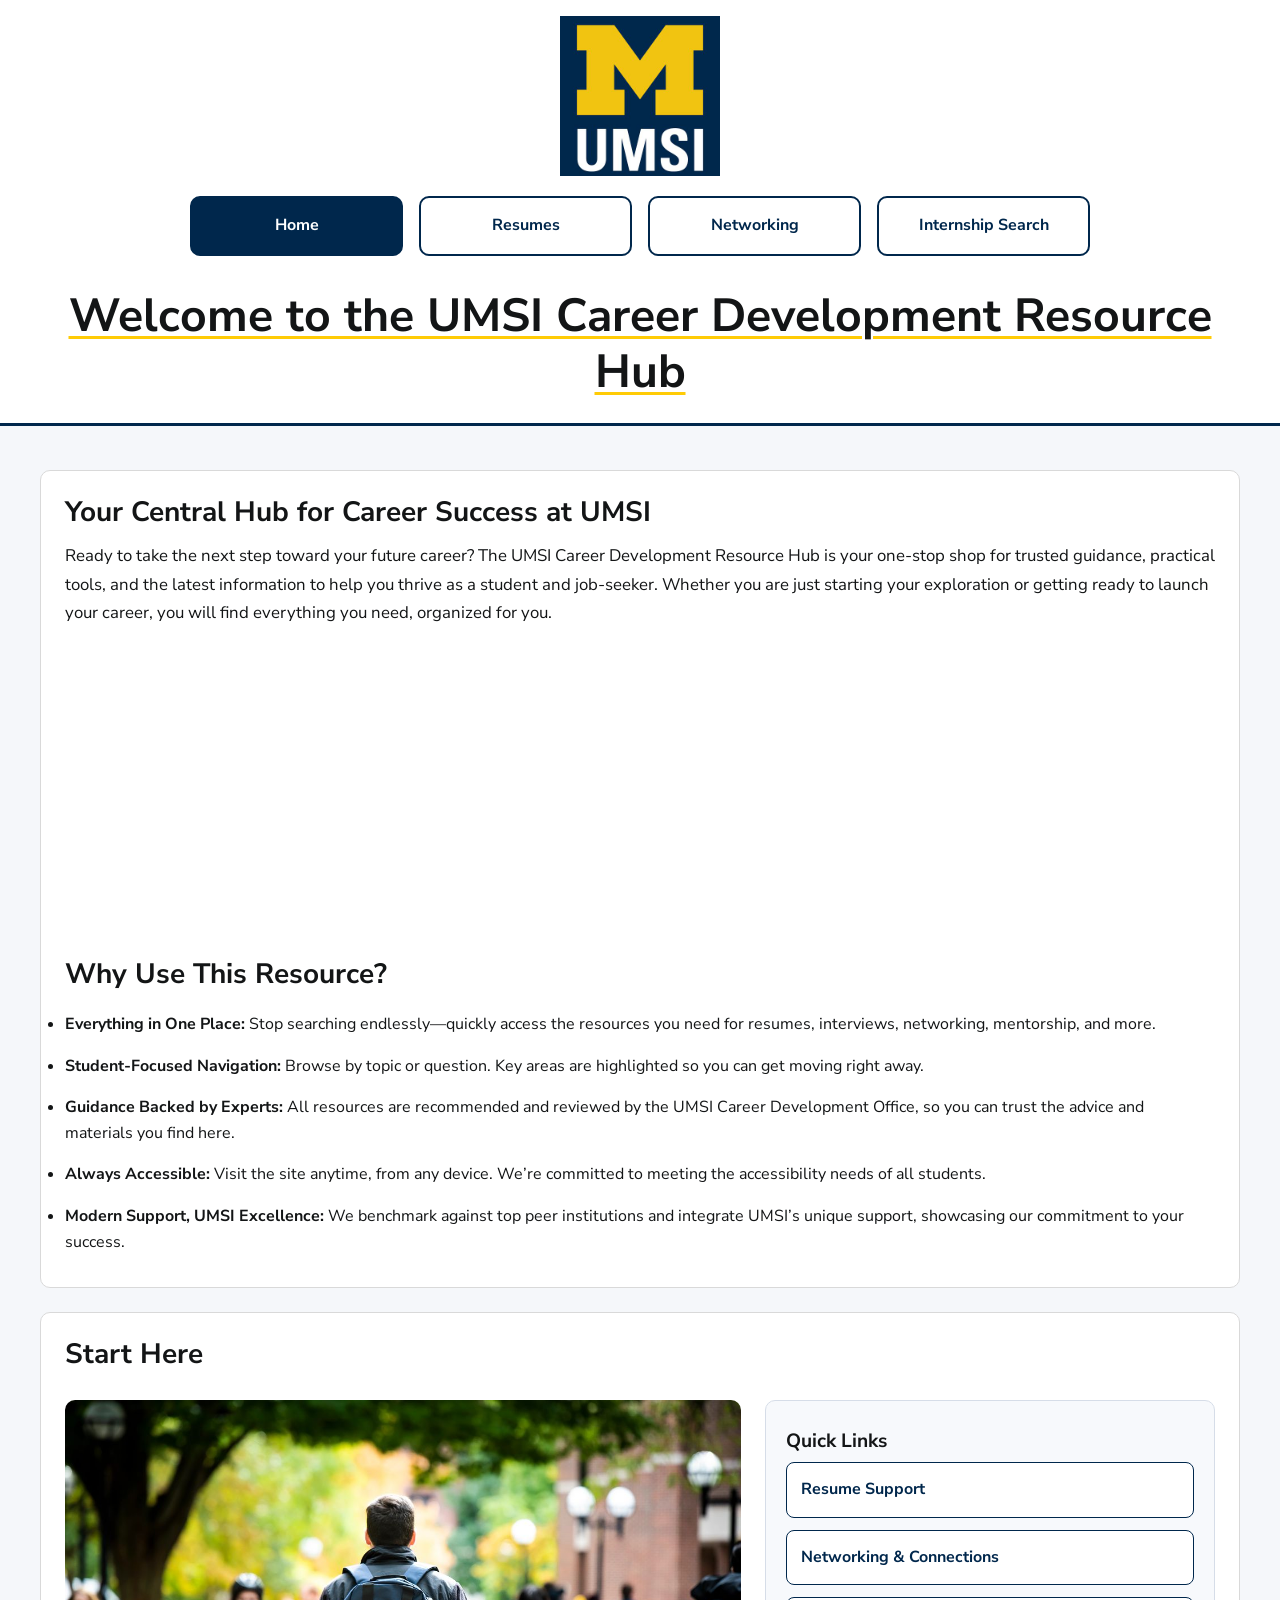
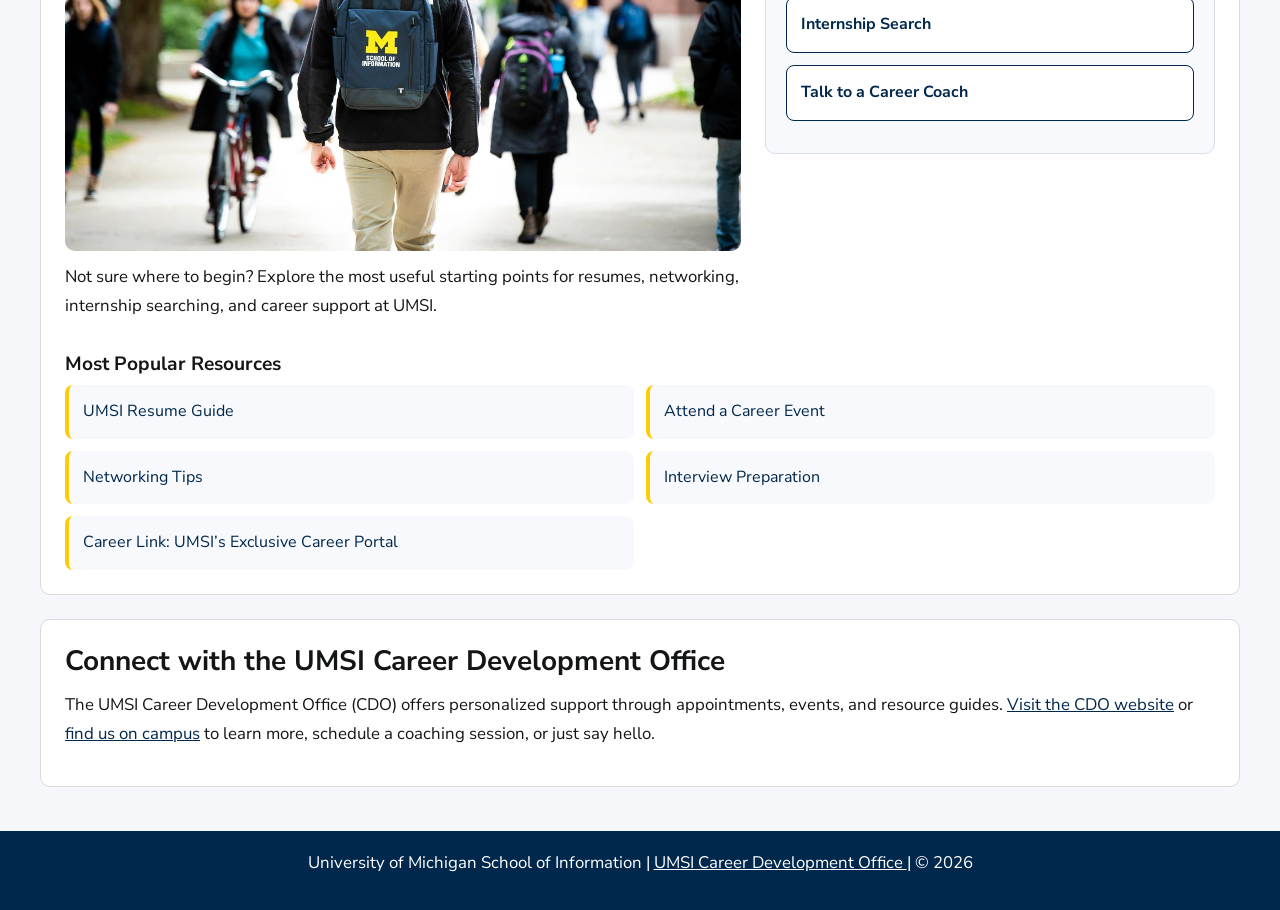
<file: index.html>
<!DOCTYPE html>
<html lang="en">
<head>
    <meta charset="UTF-8">
    <meta name="viewport" content="width=device-width, initial-scale=1.0">
    <link rel="stylesheet" href="css/html5reset.css">
    <link rel="stylesheet" href="css/style.css">
    <!-- Font Nunito Sans imported from Google Fonts -->
    <style>
    @import url('https://fonts.googleapis.com/css2?family=Nunito+Sans:ital,opsz,wght@0,6..12,200..1000;1,6..12,200..1000&display=swap');
    </style>
    <title>MSI Career Development Resource Hub</title>
</head>

<body>

    <header>
       <a href="#main" class="skip-link">Skip to Main Content</a>
        <img src="images/UMSI_signature_vertical_informal_solidblue.jpg" alt="UMSI Logo">
        <nav>
            <ul>
                <li><a href = "index.html" aria-current="page">Home</a></li>
                <li><a href = "resume.html">Resumes</a></li>
                <li><a href = "networking.html">Networking</a></li>
                <li><a href = "internship.html">Internship Search</a></li>
            </ul>
        </nav>
       <h1>Welcome to the UMSI Career Development Resource Hub</h1>

    </header>
    <main id="main">
    <section>
      <h2>Your Central Hub for Career Success at UMSI</h2>
      <p>
        Ready to take the next step toward your future career? The UMSI Career Development Resource Hub is your one-stop shop for trusted guidance, practical tools, and the latest information to help you thrive as a student and job-seeker. Whether you are just starting your exploration or getting ready to launch your career, you will find everything you need, organized for you.
      </p>
      <iframe width="560" height="315" 
      src="https://www.youtube.com/embed/GSjGeDYJ5Nk?si=qhxJPRTIT___x8hG" 
      title="UMSI career development overview video" 
      allow="accelerometer; autoplay; clipboard-write; encrypted-media; gyroscope; picture-in-picture; web-share" 
      referrerpolicy="strict-origin-when-cross-origin" 
      allowfullscreen>
    </iframe>

      <h2>Why Use This Resource?</h2>


      <ul>
        <li><strong>Everything in One Place:</strong> Stop searching endlessly—quickly access the resources you need for resumes, interviews, networking, mentorship, and more.</li>
        <li><strong>Student-Focused Navigation:</strong> Browse by topic or question. Key areas are highlighted so you can get moving right away.</li>
        <li><strong>Guidance Backed by Experts:</strong> All resources are recommended and reviewed by the UMSI Career Development Office, so you can trust the advice and materials you find here.</li>
        <li><strong>Always Accessible:</strong> Visit the site anytime, from any device. We’re committed to meeting the accessibility needs of all students.</li>
        <li><strong>Modern Support, UMSI Excellence:</strong> We benchmark against top peer institutions and integrate UMSI’s unique support, showcasing our commitment to your success.</li>
      </ul>
    </section>
        <section class="start-section">
  <h2>Start Here</h2>

  <div class="start-layout">
    <div class="start-image-block">
      <img src="images/UMSI_CampusFall_UMSIBackpack_02.jpg" alt="A student wears a UMSI backpack in fall on the drag.">
      <p class="start-text">
        Not sure where to begin? Explore the most useful starting points for resumes, networking, internship searching, and career support at UMSI.
      </p>
    </div>

    <div class="quick-links">
      <h3>Quick Links</h3>
      <ul>
        <li><a href="resume.html">Resume Support</a></li>
        <li><a href="networking.html">Networking &amp; Connections</a></li>
        <li><a href="internship.html">Internship Search</a></li>
        <li><a href="https://umich.instructure.com/courses/137916/pages/talk-to-a-career-coach" target="_blank" rel="noopener">Talk to a Career Coach</a></li>
      </ul>
    </div>
  </div>

  <div class="popular-resources">
    <h3>Most Popular Resources</h3>
    <ul>
      <li><a href="https://docs.google.com/document/d/1_1GfDJyVGIgE82MZjVhuWT_aB_2Hcj1NN62FUCXoR_o/edit?tab=t.0" target="_blank" rel="noopener">UMSI Resume Guide</a></li>
      <li><a href="https://umich.instructure.com/courses/137916/pages/attend-an-event" target="_blank" rel="noopener">Attend a Career Event</a></li>
      <li><a href="https://docs.google.com/document/d/18HMt79BU8ovGf9z7_P7No5tuwUS6qHNW5u0sgrepLtE/edit?tab=t.0" target="_blank" rel="noopener">Networking Tips</a></li>
      <li><a href="https://docs.google.com/presentation/d/15n-XqsFEntdbkZz89K-ohf7Or1NnCt5CQNDG-6fh2a0/edit?usp=sharing" target="_blank" rel="noopener">Interview Preparation</a></li>
      <li><a href="https://si-umich.12twenty.com/Login" target="_blank" rel="noopener">Career Link: UMSI’s Exclusive Career Portal</a></li>
    </ul>
  </div>
</section>
    <section>
      <h2>Connect with the UMSI Career Development Office</h2>
      <p>
        The UMSI Career Development Office (CDO) offers personalized support through appointments, events, and resource guides. <a href="https://umich.instructure.com/courses/137916" target="_blank">Visit the CDO website</a> or <a href="https://www.si.umich.edu/about-umsi/getting-umsi" target="_blank">find us on campus</a> to learn more, schedule a coaching session, or just say hello.
      </p>
    </section>

        <!-- Content taken & modified from UMGPT with the prompt, "Write me a webpage of intro content to help meet the following requirements - this is for the home page": and then pasted in the client objectives & project requirements"
        UMGPT. (2025). UMGPT ( GPT-4.1 August 25th version) [Large language model]. -->
    </main>
    <footer>
  <p>
    University of Michigan School of Information |
    <a href="https://umich.instructure.com/courses/137916">
      UMSI Career Development Office
    </a> |
    © <span id="year"></span>
  </p>
</footer>
<script>
  document.getElementById("year").textContent = new Date().getFullYear();
</script>
</body>
</html>
</file>
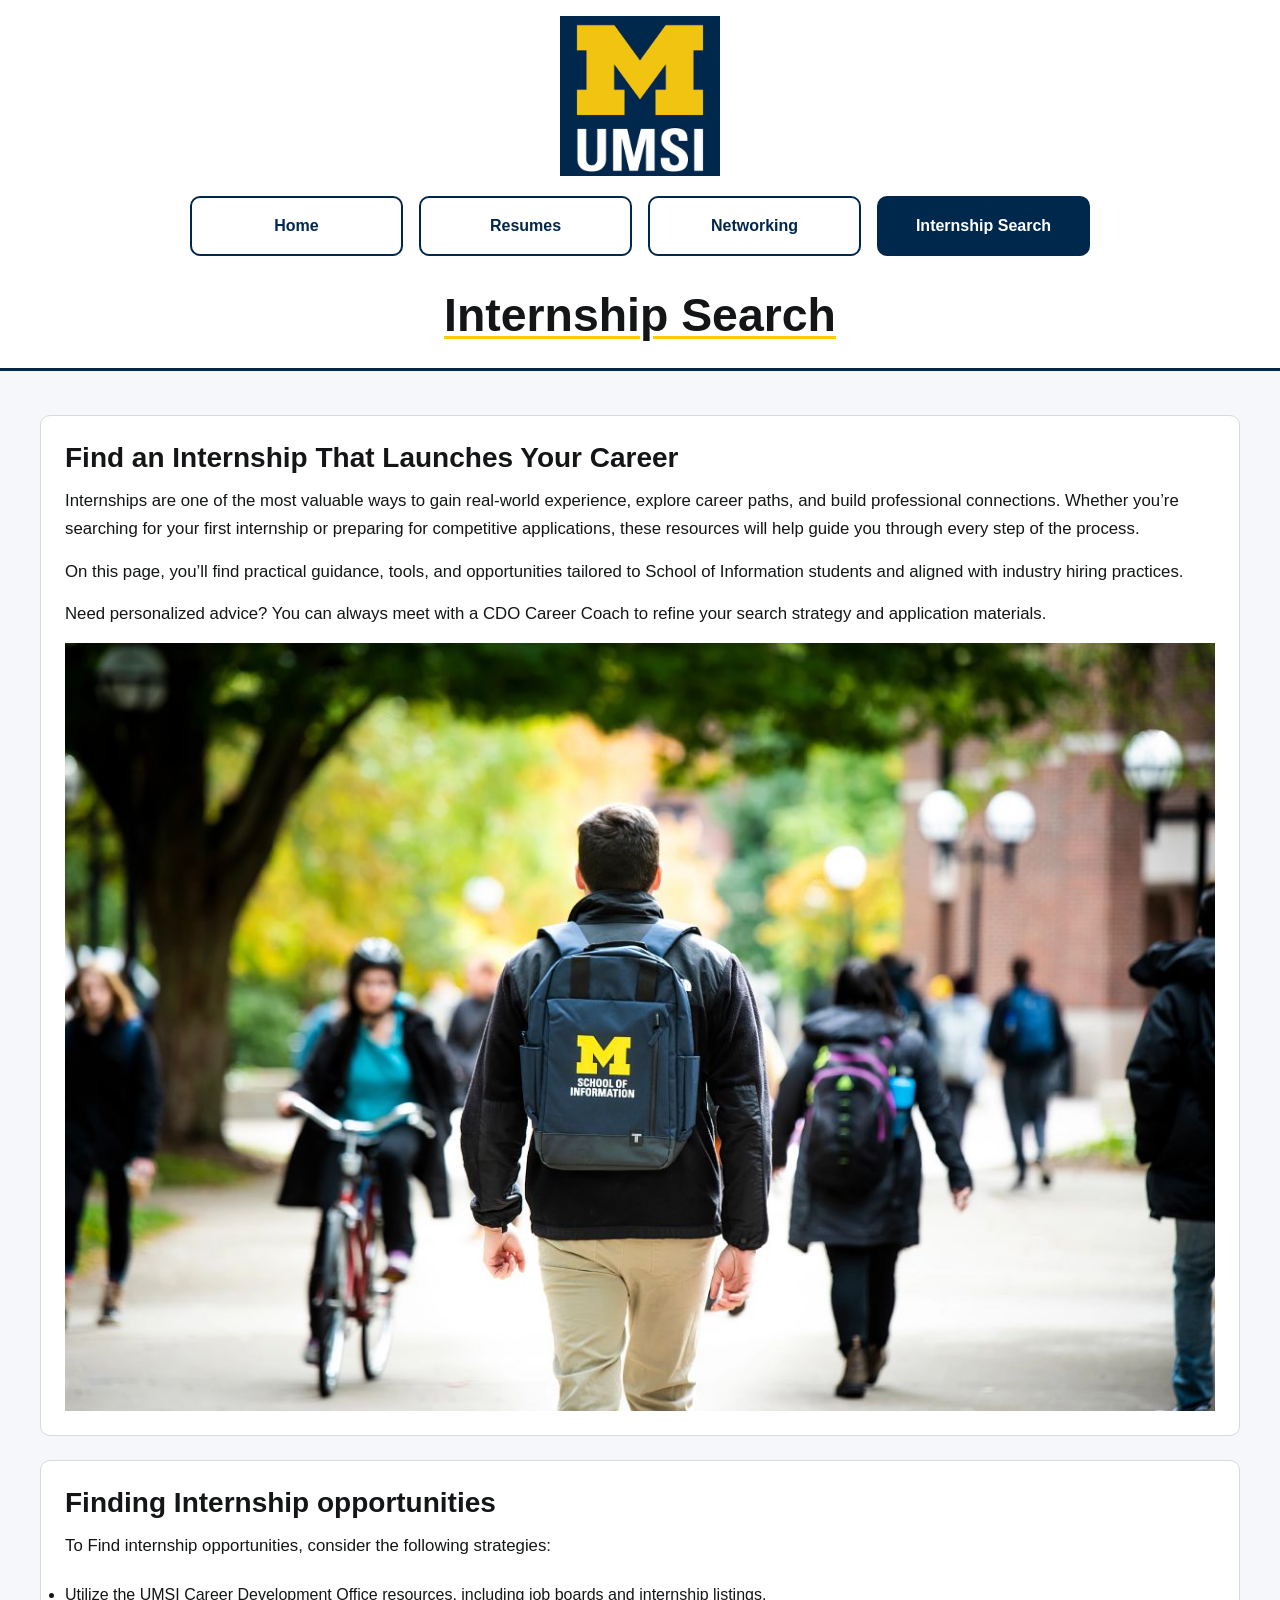
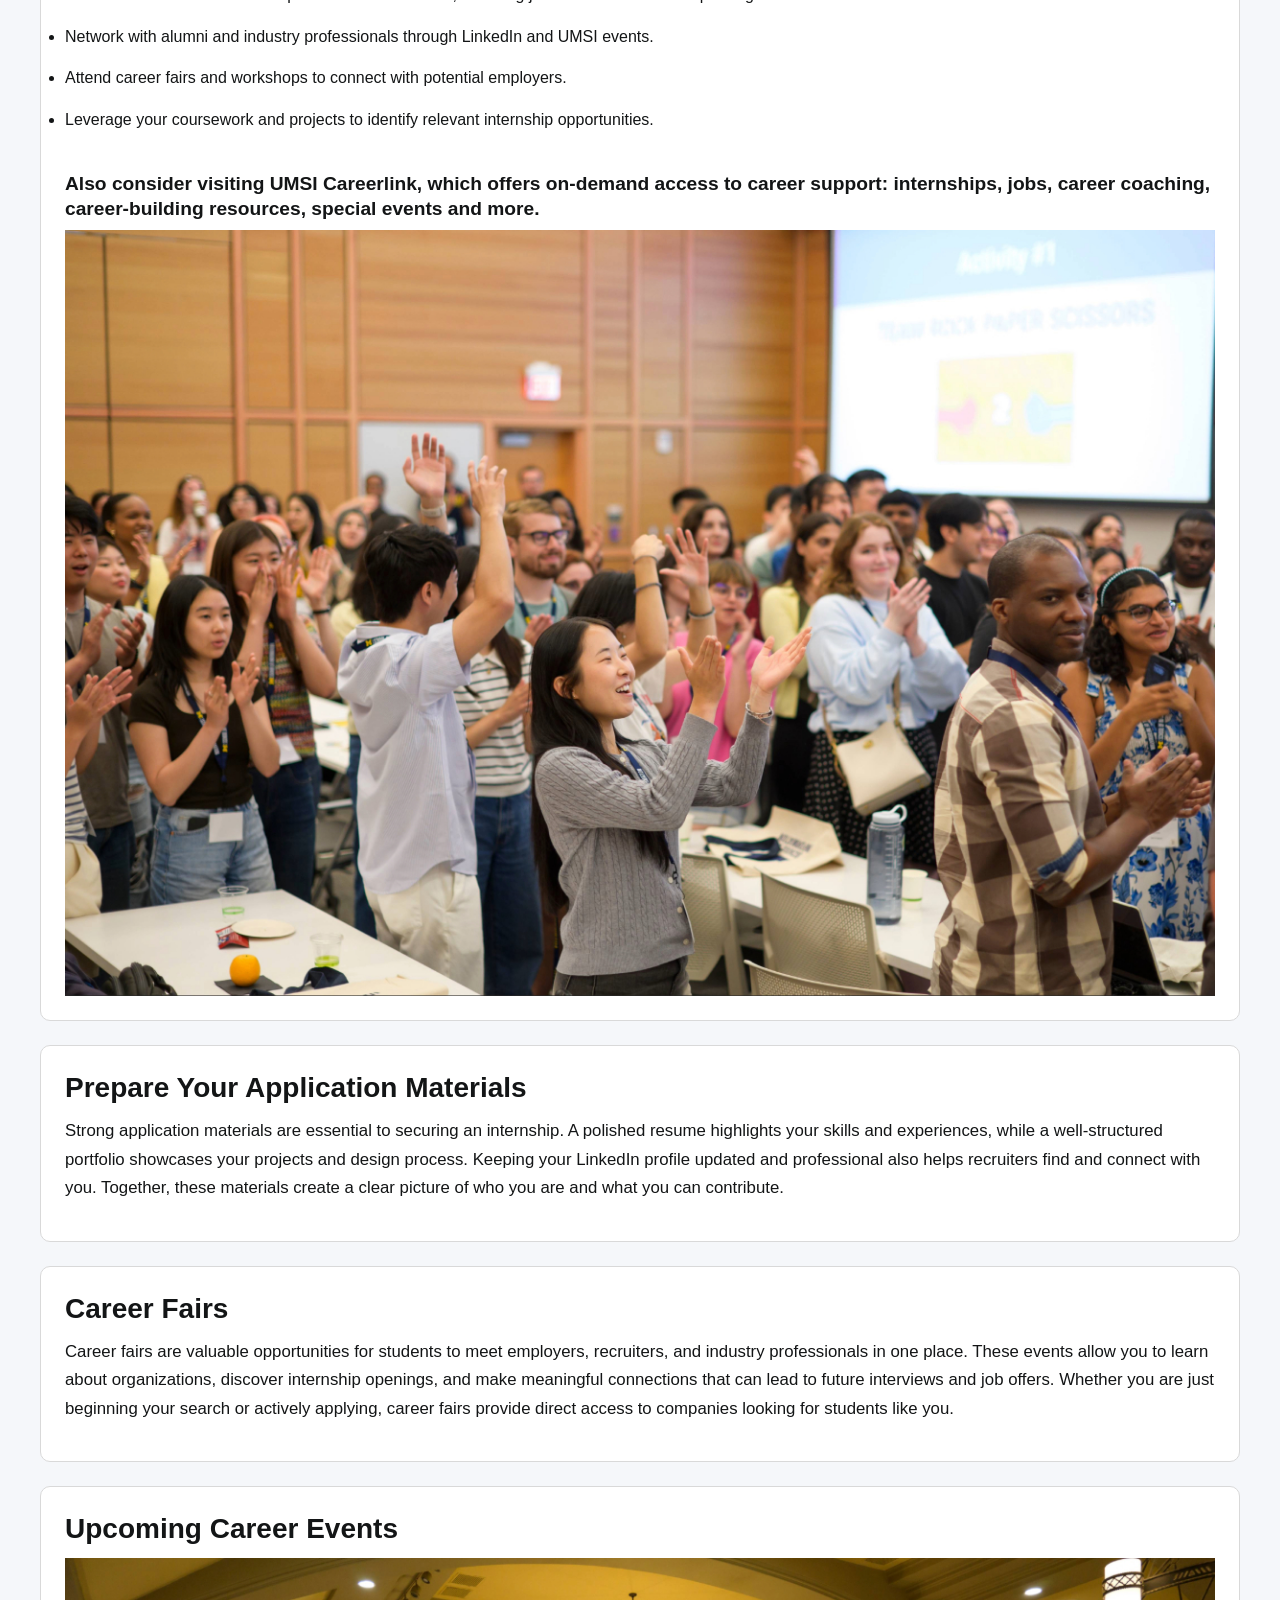
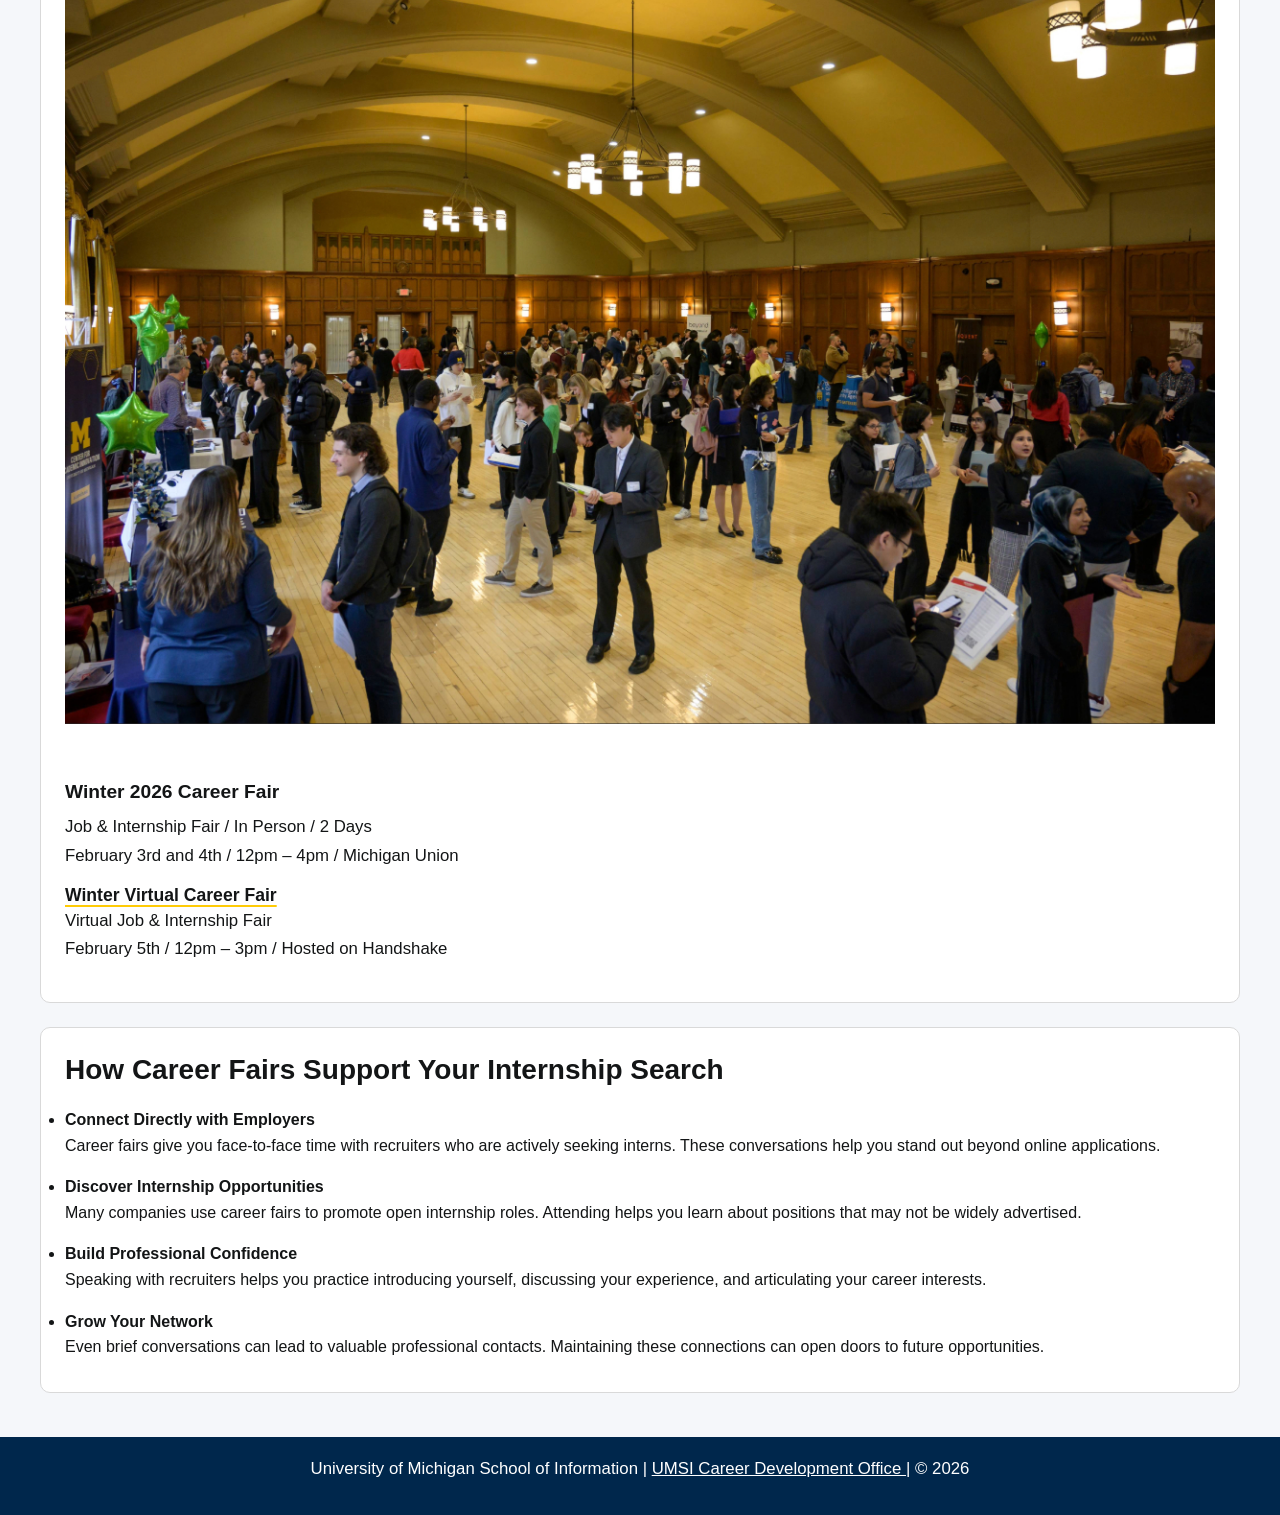
<file: internship.html>
<!DOCTYPE html>
<html lang="en">
<head>
    <meta charset="UTF-8">
    <meta name="viewport" content="width=device-width, initial-scale=1.0">
    <link rel="stylesheet" href="css/html5reset.css">
    <link rel="stylesheet" href="css/style.css">
    <title>MSI Portfolio Support</title>
</head>


<body>
     <header>
    <a href="#main" class="skip-link">Skip to Main Content</a>
        <img src="images/UMSI_signature_vertical_informal_solidblue.jpg" alt="UMSI Logo">
        <nav>
            <ul>
                <li><a href = "index.html">Home</a></li>
                <li><a href = "resume.html">Resumes</a></li>
                <li><a href = "networking.html">Networking</a></li>
                <li><a href = "internship.html" aria-current="page">Internship Search</a></li>
            </ul>
        </nav>


    <h1>Internship Search</h1>
    </header>

    <main id="main">
    <section>
        <h2>Find an Internship That Launches Your Career</h2>
    <p>
        Internships are one of the most valuable ways to gain real-world experience, explore career paths, and build professional connections.
        Whether you’re searching for your first internship or preparing for competitive applications, these resources will help guide you through every step of the process.
    </p>
    <p>
        On this page, you’ll find practical guidance, tools, and opportunities tailored to School of Information students and aligned with industry hiring practices.
    </p>
    <p>
        Need personalized advice? You can always meet with a CDO Career Coach to refine your search strategy and application materials.
    </p>
    <img src="images/UMSI_CampusFall_UMSIBackpack_02.jpg" alt = "Internship Search">
    </section>

    <section>
    <h2> Finding Internship opportunities</h2>
    <p> To Find internship opportunities, consider the following strategies:</p>
    <ul>
        <li>Utilize the UMSI Career Development Office resources, including job boards and internship listings.</li>
        <li>Network with alumni and industry professionals through LinkedIn and UMSI events.</li>
        <li>Attend career fairs and workshops to connect with potential employers.</li>
        <li>Leverage your coursework and projects to identify relevant internship opportunities.</li>
    </ul>
    <!-- Content taken & modified from UMGPT with the prompt, "for the same content write me some intro content and resources for a resume page" - this was after I had asked for content for the home page.
        UMGPT. (2025). UMGPT (GPT-4.1 August 25th version) [Large language model]. -->
<br>
    <h3>
        Also consider visiting UMSI Careerlink, which offers on-demand access to career support: internships, jobs, career coaching, career-building resources, special events and more.
    </h3>



    <img src="images/UMSI_MastersOrientation2.jpg" alt="UMSI Masters Orientation">
    </section>


    <section>
    <h2>Prepare Your Application Materials</h2>
    <p>
         Strong application materials are essential to securing an internship. A polished resume highlights your skills and experiences, while a well-structured portfolio showcases your projects and design process. 
         Keeping your LinkedIn profile updated and professional also helps recruiters find and connect with you. 
         Together, these materials create a clear picture of who you are and what you can contribute.
    </p>
    </section>

    <section>
    <h2>Career Fairs</h2>
    <p>
        Career fairs are valuable opportunities for students to meet employers, recruiters, and industry professionals in one place.
        These events allow you to learn about organizations, discover internship openings, and make meaningful connections that can lead to future interviews and job offers. 
        Whether you are just beginning your search or actively applying, career fairs provide direct access to companies looking for students like you.
    </p>
    </section>

    <section>
    <h2>Upcoming Career Events</h2>
    <div>
        <img src="images/UMSI_CareerFair.jpg" alt="Students speaking with recruiters at a career fair">
    </div>
    <br></br>
        <h3>Winter 2026 Career Fair</h3>
        <p>
            Job & Internship Fair / In Person / 2 Days <br>
            February 3rd and 4th / 12pm – 4pm / Michigan Union
        </p>

        <h4>Winter Virtual Career Fair</h4>
        <p>
            Virtual Job & Internship Fair <br>
            February 5th / 12pm – 3pm / Hosted on Handshake
        </p>
    </div>
</section>

<section>
    <h2>How Career Fairs Support Your Internship Search</h2>
    <ul>
        <li>
            <strong>Connect Directly with Employers</strong><br>
            Career fairs give you face-to-face time with recruiters who are actively seeking interns. These conversations help you stand out beyond online applications.
        </li>
        <li>
            <strong>Discover Internship Opportunities</strong><br>
            Many companies use career fairs to promote open internship roles. Attending helps you learn about positions that may not be widely advertised.
        </li>
        <li>
            <strong>Build Professional Confidence</strong><br>
            Speaking with recruiters helps you practice introducing yourself, discussing your experience, and articulating your career interests.
        </li>
        <li>
            <strong>Grow Your Network</strong><br>
            Even brief conversations can lead to valuable professional contacts. Maintaining these connections can open doors to future opportunities.
        </li>
    </ul>
</section>
</main>
<footer>
  <p>
    University of Michigan School of Information |
    <a href="https://umich.instructure.com/courses/137916">
      UMSI Career Development Office
    </a> |
    © <span id="year"></span>
  </p>
</footer>
<script>
  document.getElementById("year").textContent = new Date().getFullYear();
</script>
</body>
</html>
</file>
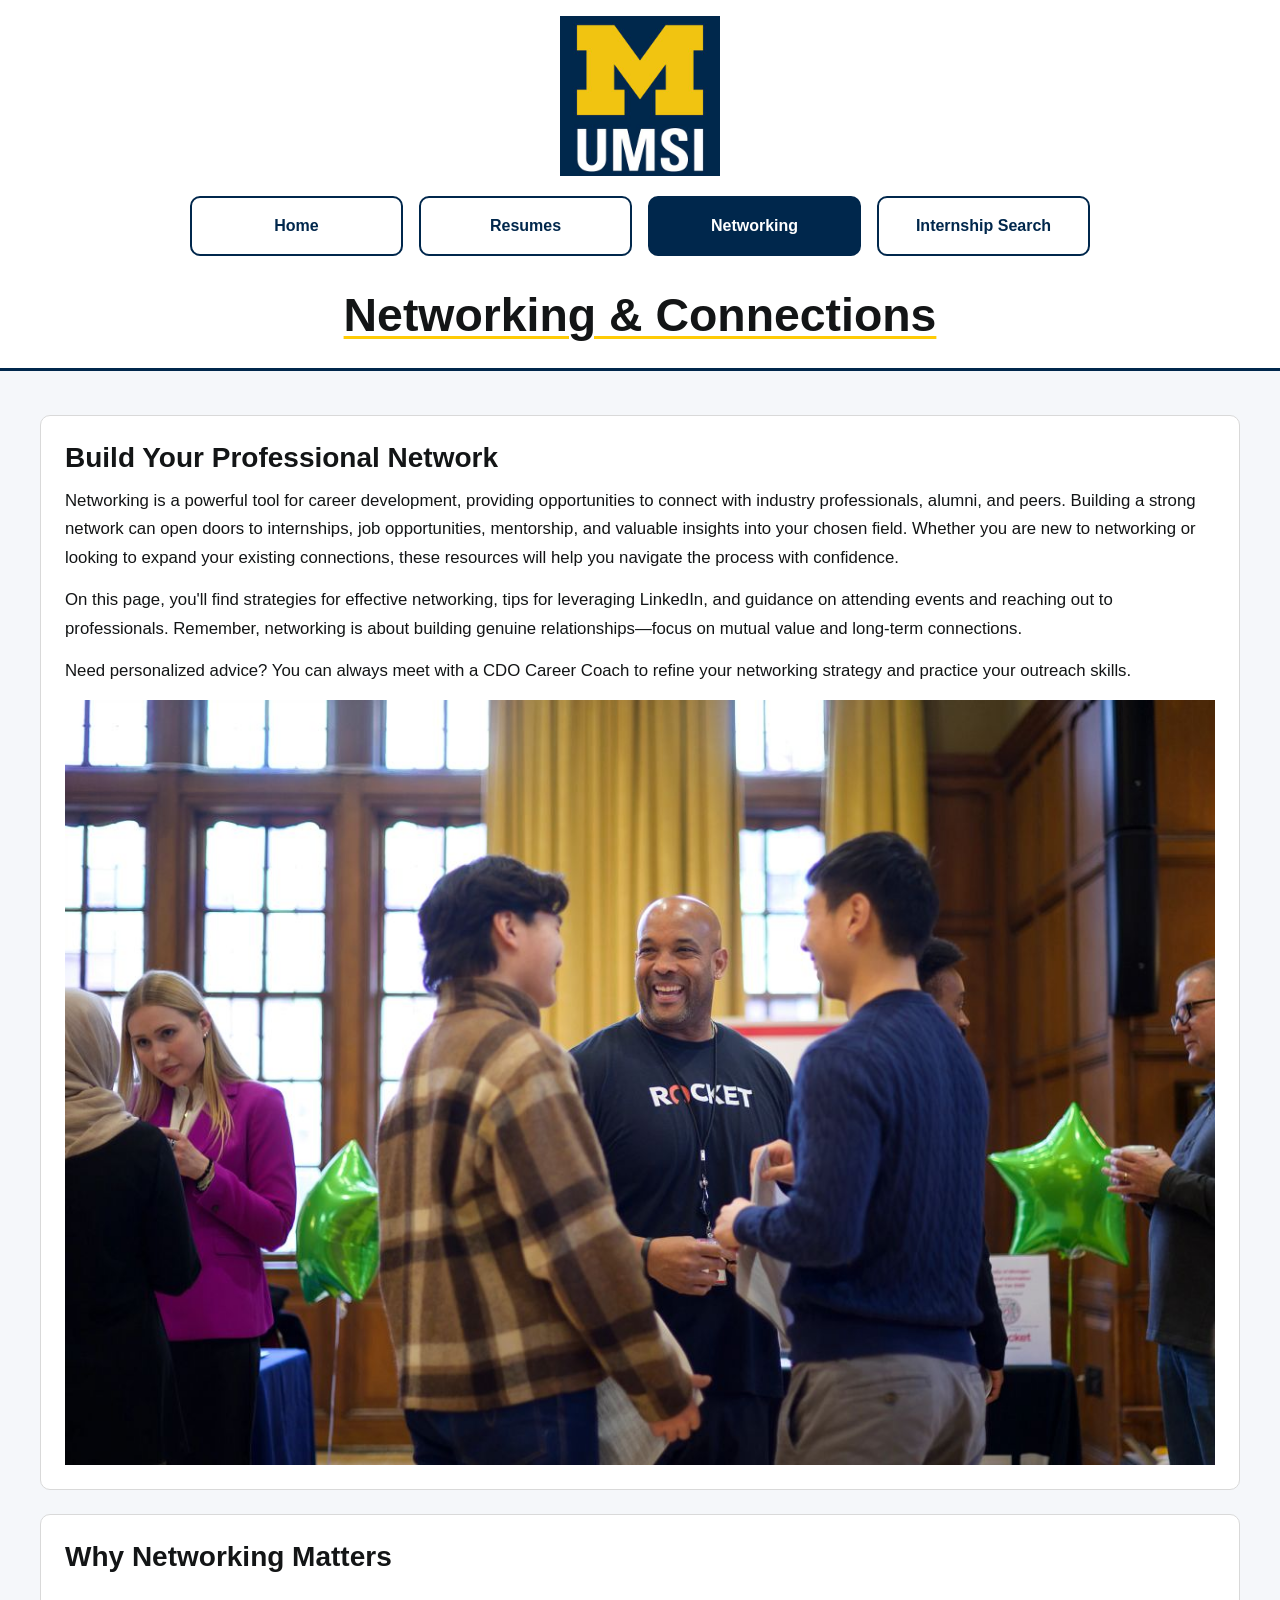
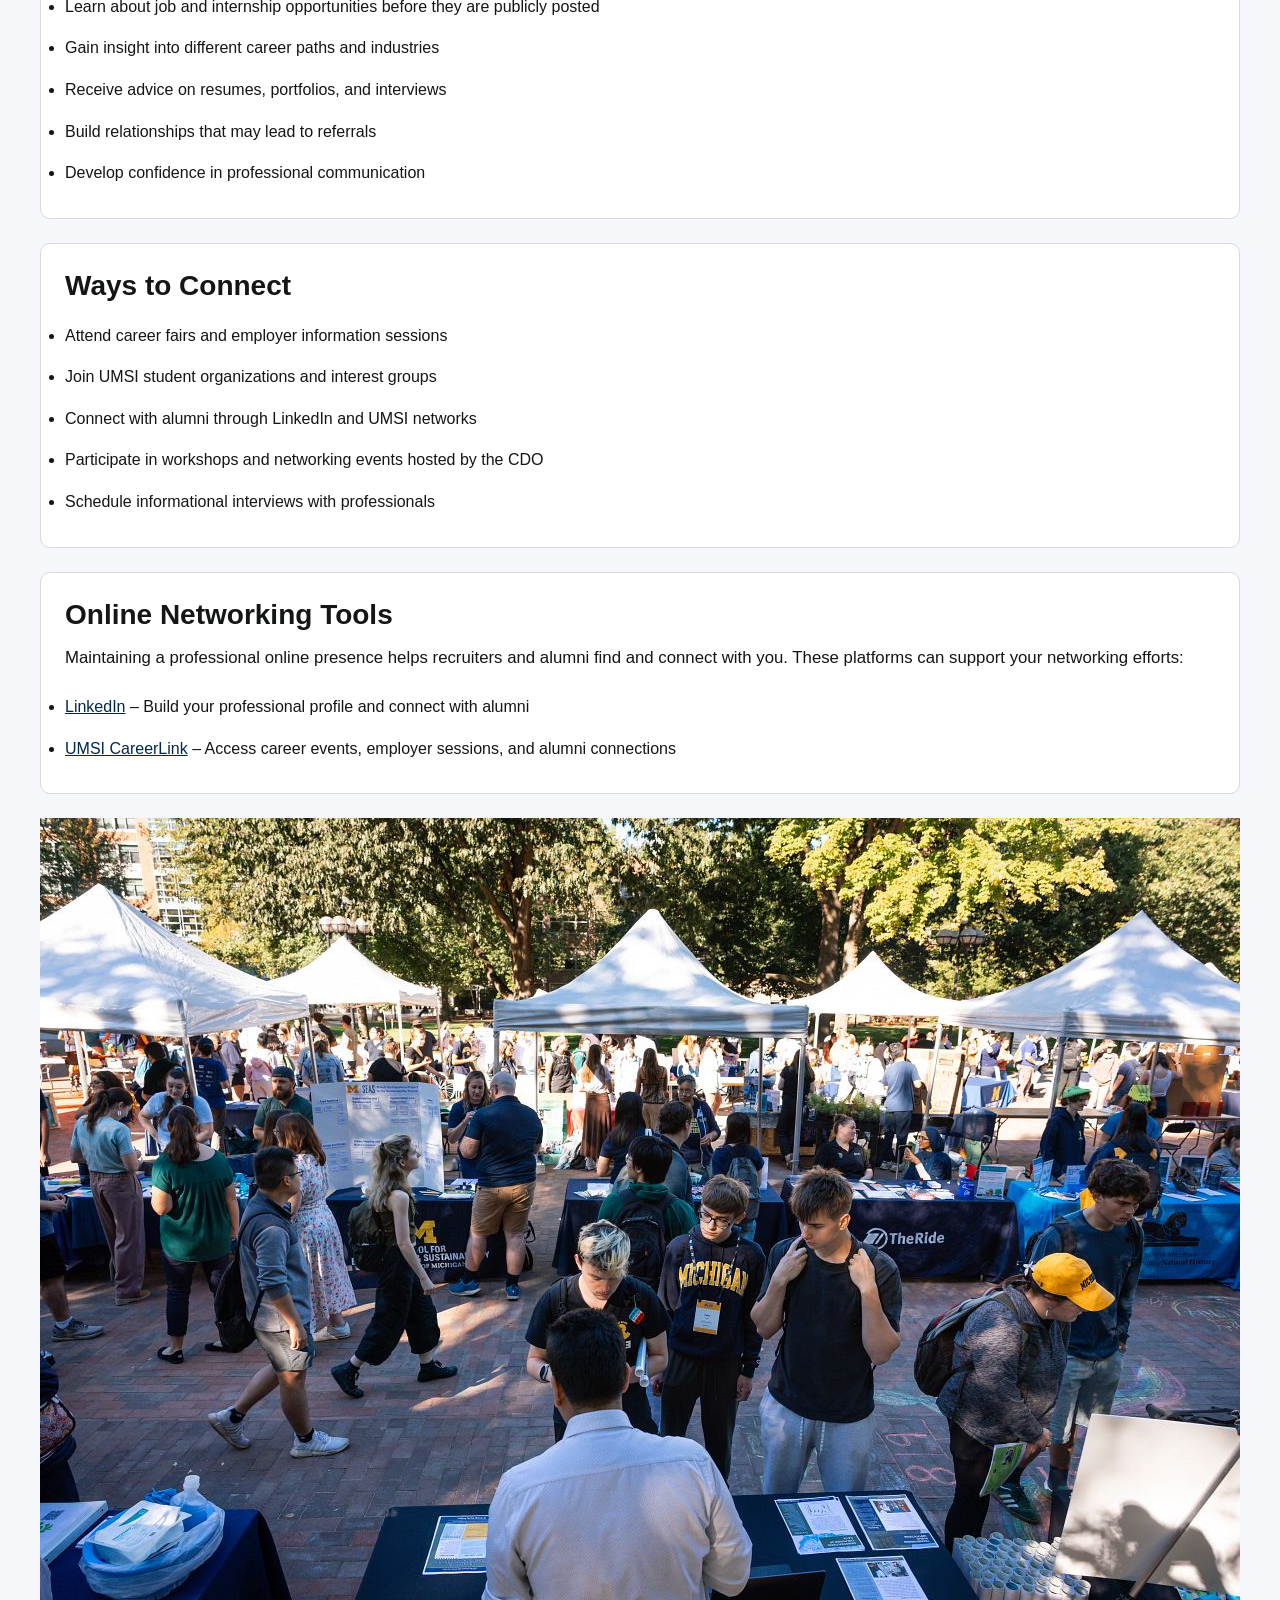
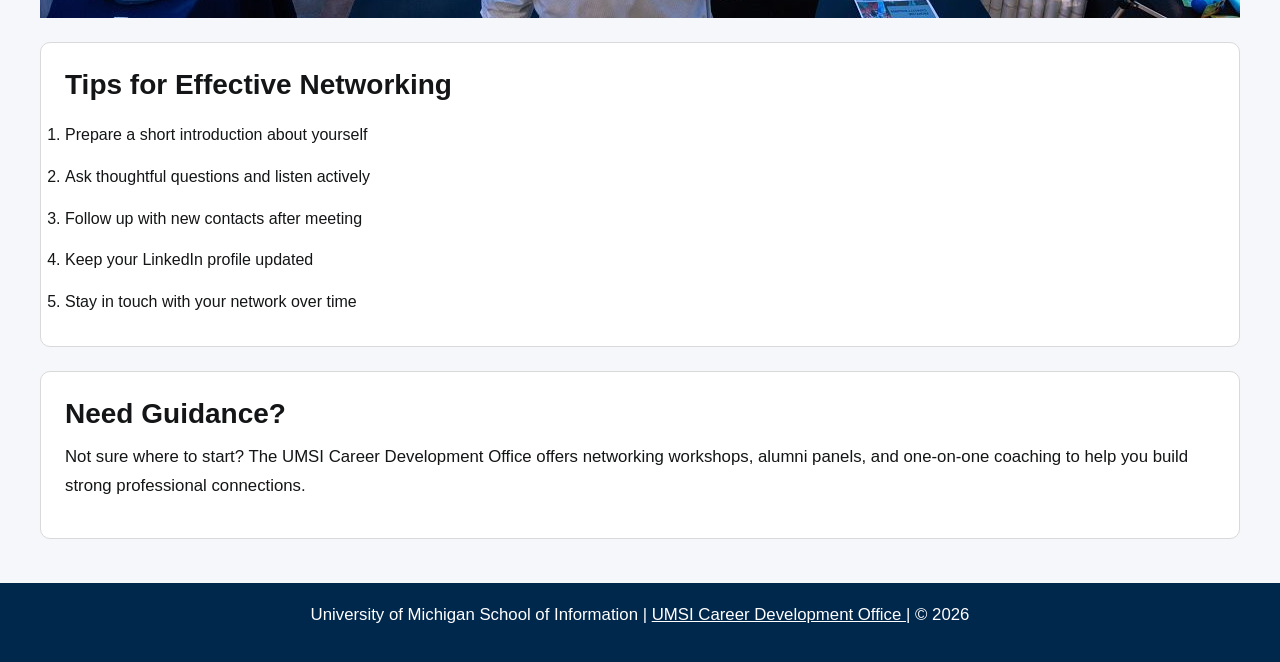
<file: networking.html>
<!DOCTYPE html>
<html lang="en">
<head>
    <meta charset="UTF-8">
    <meta name="viewport" content="width=device-width, initial-scale=1.0">
    <link rel="stylesheet" href="css/html5reset.css">
    <link rel="stylesheet" href="css/style.css">
    <title>Networking & Connections</title>
</head>

<body>
    <header>
    <a href="#main" class="skip-link">Skip to Main Content</a>
        <img src="images/UMSI_signature_vertical_informal_solidblue.jpg" alt="UMSI Logo">
        <nav>
            <ul>
                <li><a href = "index.html">Home</a></li>
                <li><a href = "resume.html">Resumes</a></li>
                <li><a href = "networking.html" aria-current="page">Networking</a></li>
                <li><a href = "internship.html">Internship Search</a></li>
            </ul>
        </nav>

    <h1>Networking & Connections</h1>
    </header>

<main id="main">
<section>
    <h2>Build Your Professional Network</h2>
    <p>
        Networking is a powerful tool for career development, providing opportunities to connect with industry professionals, alumni, and peers. Building a strong network can open doors to internships, job opportunities, mentorship, and valuable insights into your chosen field. Whether you are new to networking or looking to expand your existing connections, these resources will help you navigate the process with confidence.
    </p>
    <p>
        On this page, you'll find strategies for effective networking, tips for leveraging LinkedIn, and guidance on attending events and reaching out to professionals. Remember, networking is about building genuine relationships—focus on mutual value and long-term connections.
    </p>
    <p>
        Need personalized advice? You can always meet with a CDO Career Coach to refine your networking strategy and practice your outreach skills.
    </p>
      <!-- Content taken & modified from UMGPT with the prompt, "for the same content write me some intro content and resources for a resume page" - this was after I had asked for content for the home page.
        UMGPT. (2025). UMGPT (GPT-4.1 August 25th version) [Large language model]. -->
    <img src="images/UMSI_Networking1.jpg" alt="Students networking at an event">
</section>

 <section>
      <h2>Why Networking Matters</h2>
      <ul>
        <li>Learn about job and internship opportunities before they are publicly posted</li>
        <li>Gain insight into different career paths and industries</li>
        <li>Receive advice on resumes, portfolios, and interviews</li>
        <li>Build relationships that may lead to referrals</li>
        <li>Develop confidence in professional communication</li>
      </ul>
    </section>

<section>
      <h2>Ways to Connect</h2>
      <ul>
        <li>Attend career fairs and employer information sessions</li>
        <li>Join UMSI student organizations and interest groups</li>
        <li>Connect with alumni through LinkedIn and UMSI networks</li>
        <li>Participate in workshops and networking events hosted by the CDO</li>
        <li>Schedule informational interviews with professionals</li>
      </ul>
    </section>

 <section>
      <h2>Online Networking Tools</h2>
      <p>
        Maintaining a professional online presence helps recruiters and alumni find and connect with you. These platforms can support your networking efforts:
      </p>
      <ul>
        <li><a href="https://www.linkedin.com" target="_blank" rel="noopener">LinkedIn</a> – Build your professional profile and connect with alumni</li>
        <li><a href="https://si-umich.12twenty.com/Login" target="_blank" rel="noopener">UMSI CareerLink</a> – Access career events, employer sessions, and alumni connections</li>
      </ul>
    </section>
     <img src="images/Networking2.jpg" alt="Students networking at an event">
    <section>
      <h2>Tips for Effective Networking</h2>
      <ol>
        <li>Prepare a short introduction about yourself</li>
        <li>Ask thoughtful questions and listen actively</li>
        <li>Follow up with new contacts after meeting</li>
        <li>Keep your LinkedIn profile updated</li>
        <li>Stay in touch with your network over time</li>
      </ol>
    </section>

 <section>
      <h2>Need Guidance?</h2>
      <p>
        Not sure where to start? The UMSI Career Development Office offers networking workshops, alumni panels, and one-on-one coaching to help you build strong professional connections.
      </p>
    </section>

  </main>



  <footer>
  <p>
    University of Michigan School of Information |
    <a href="https://umich.instructure.com/courses/137916">
      UMSI Career Development Office
    </a> |
    © <span id="year"></span>
  </p>
</footer>
<script>
  document.getElementById("year").textContent = new Date().getFullYear();
</script>
</body>
</html>
</file>
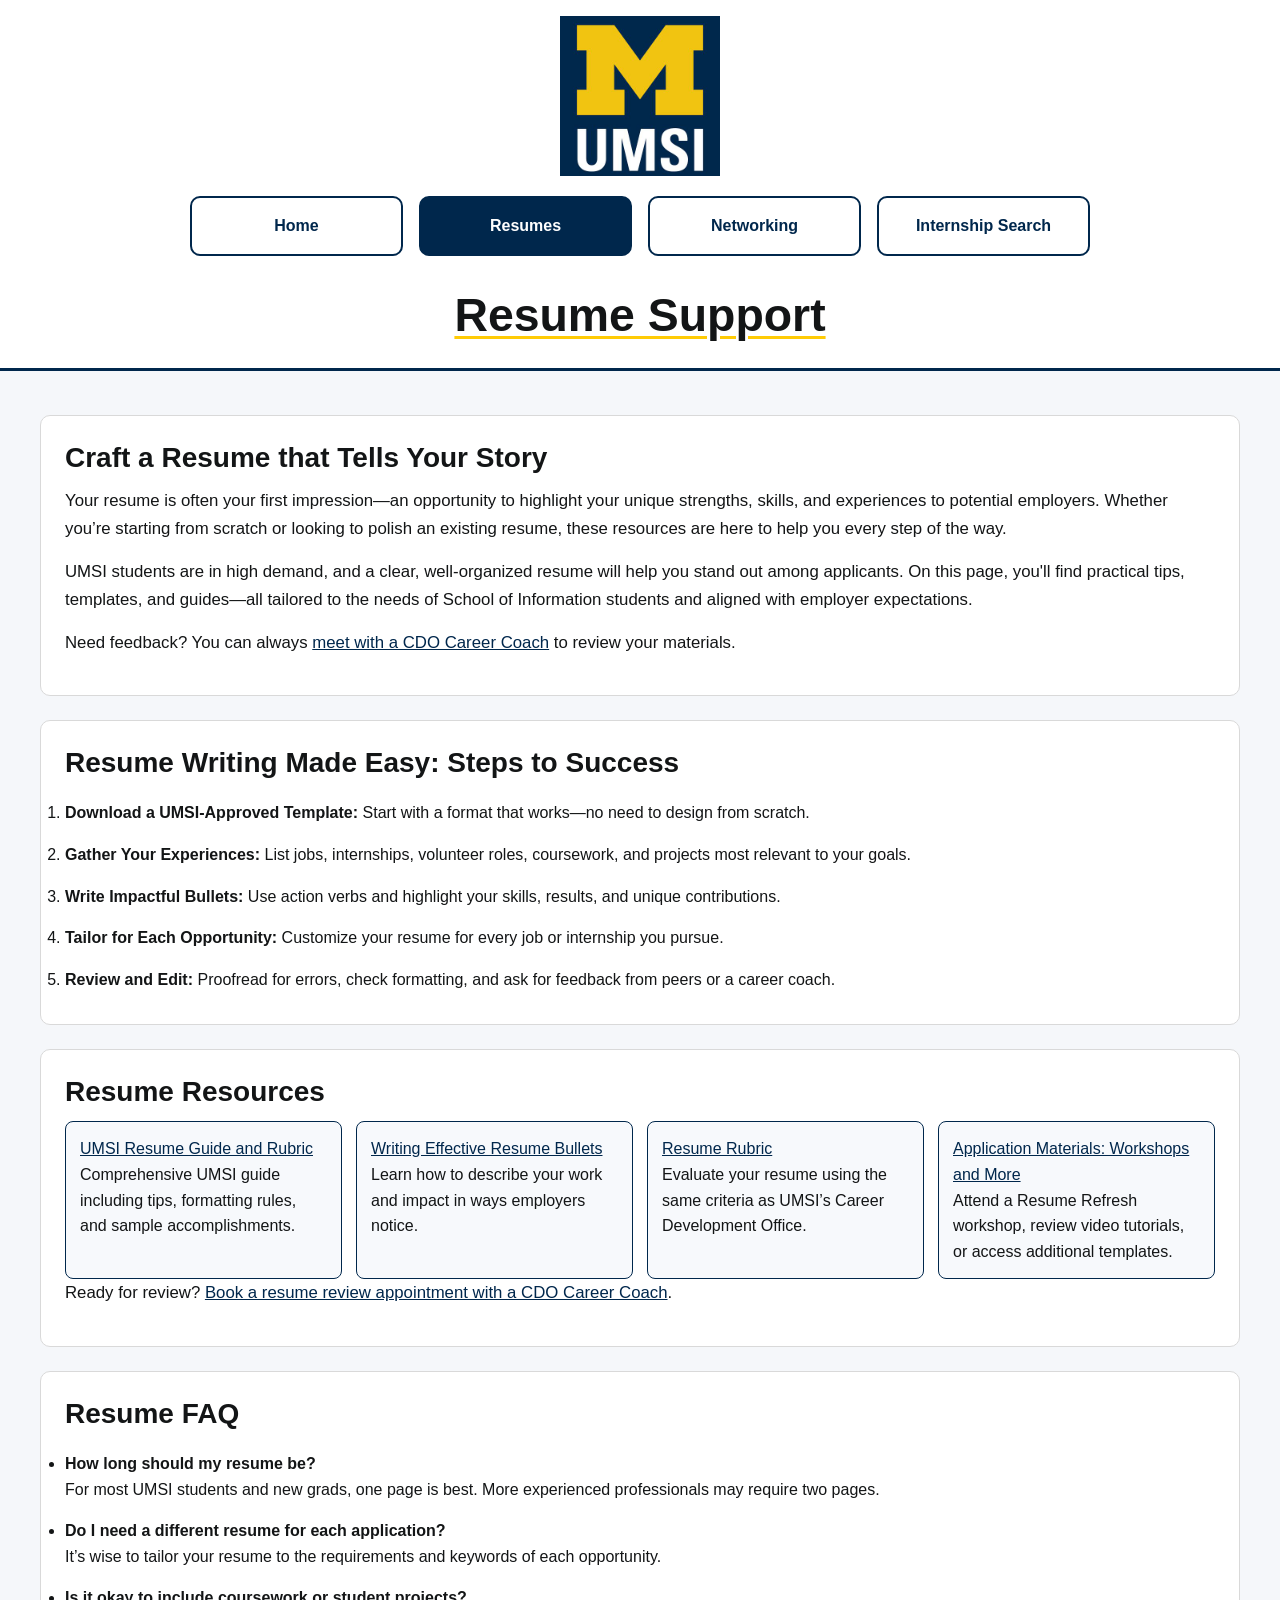
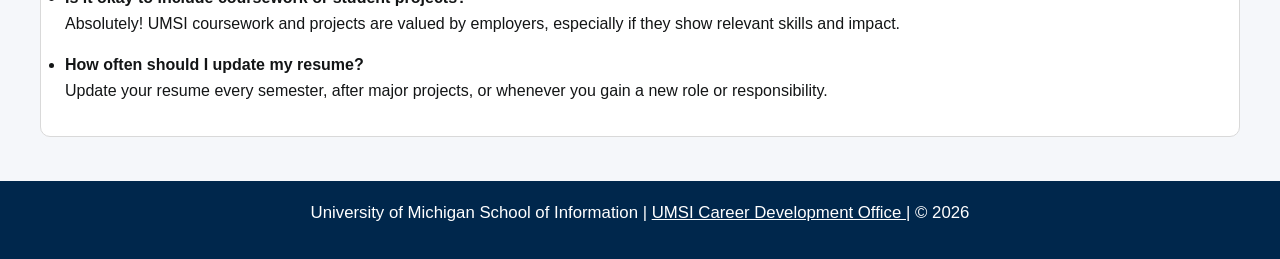
<file: resume.html>
<!DOCTYPE html>
<html lang="en">
<head>
    <meta charset="UTF-8">
    <meta name="viewport" content="width=device-width, initial-scale=1.0">
    <link rel="stylesheet" href="css/html5reset.css">
    <link rel="stylesheet" href="css/style.css">
    <title>Resumes</title>
</head>

<body>

    <header>
    <a href="#main" class="skip-link">Skip to Main Content</a>
        <img src="images/UMSI_signature_vertical_informal_solidblue.jpg" alt="UMSI Logo">
        <nav>
            <ul>
                <li><a href = "index.html">Home</a></li>
                <li><a href = "resume.html" aria-current="page">Resumes</a></li>
                <li><a href = "networking.html">Networking</a></li>
                <li><a href = "internship.html">Internship Search</a></li>
            </ul>
        </nav>
        <h1>Resume Support</h1>

    </header>
<main id="main">

  <section>
    <h2>Craft a Resume that Tells Your Story</h2>
    <p>
      Your resume is often your first impression—an opportunity to highlight your unique strengths, skills, and experiences to potential employers. Whether you’re starting from scratch or looking to polish an existing resume, these resources are here to help you every step of the way.
    </p>
    <p>
      UMSI students are in high demand, and a clear, well-organized resume will help you stand out among applicants. On this page, you'll find practical tips, templates, and guides—all tailored to the needs of School of Information students and aligned with employer expectations.
    </p>
    <p>
      Need feedback? You can always <a href="https://umich.instructure.com/courses/137916/pages/talk-to-a-career-coach" target="_blank">meet with a CDO Career Coach</a> to review your materials.
    </p>
  </section>

  <section>
    <h2>Resume Writing Made Easy: Steps to Success</h2>
    <ol>
      <li><strong>Download a UMSI-Approved Template:</strong> Start with a format that works—no need to design from scratch.</li>
      <li><strong>Gather Your Experiences:</strong> List jobs, internships, volunteer roles, coursework, and projects most relevant to your goals.</li>
      <li><strong>Write Impactful Bullets:</strong> Use action verbs and highlight your skills, results, and unique contributions.</li>
      <li><strong>Tailor for Each Opportunity:</strong> Customize your resume for every job or internship you pursue.</li>
      <li><strong>Review and Edit:</strong> Proofread for errors, check formatting, and ask for feedback from peers or a career coach.</li>
    </ol>
  </section>

  <section>
    <h2>Resume Resources</h2>

    <ul class="resume-grid">
      <li>
        <a href="https://docs.google.com/document/d/1_1GfDJyVGIgE82MZjVhuWT_aB_2Hcj1NN62FUCXoR_o/edit?tab=t.0" target="_blank">
          UMSI Resume Guide and Rubric
        </a> <br>
        Comprehensive UMSI guide including tips, formatting rules, and sample accomplishments.
      </li>
      <li>
        <a href="https://docs.google.com/document/d/1-EVZYH_Fic4mfLVGOXyHTSeRwBWmmi2WHSgGDLGGPEs/edit?tab=t.0" target="_blank">
          Writing Effective Resume Bullets
        </a> <br>
        Learn how to describe your work and impact in ways employers notice.
      </li>
      <li>
        <a href="https://docs.google.com/document/d/1vJMfgw9nwpHN9Sy0L0RP0aNBbaDSsiLPc2vy-doac6s/edit?tab=t.0" target="_blank">
          Resume Rubric
        </a> <br>
        Evaluate your resume using the same criteria as UMSI’s Career Development Office.
      </li>
      <li>
        <a href="https://docs.google.com/document/d/1vJMfgw9nwpHN9Sy0L0RP0aNBbaDSsiLPc2vy-doac6s/edit?tab=t.0" target="_blank">
          Application Materials: Workshops and More
        </a> <br>
        Attend a Resume Refresh workshop, review video tutorials, or access additional templates.
      </li>
    </ul>
    <p>
      Ready for review? <a href="https://umich.instructure.com/courses/137916/pages/talk-to-a-career-coach" target="_blank">Book a resume review appointment with a CDO Career Coach</a>.
    </p>
  </section>

  <section>
    <h2>Resume FAQ</h2>
    <ul>
      <li>
        <strong>How long should my resume be?</strong><br>
        For most UMSI students and new grads, one page is best. More experienced professionals may require two pages.
      </li>
      <li>
        <strong>Do I need a different resume for each application?</strong><br>
        It’s wise to tailor your resume to the requirements and keywords of each opportunity.
      </li>
      <li>
        <strong>Is it okay to include coursework or student projects?</strong><br>
        Absolutely! UMSI coursework and projects are valued by employers, especially if they show relevant skills and impact.
      </li>
      <li>
        <strong>How often should I update my resume?</strong><br>
        Update your resume every semester, after major projects, or whenever you gain a new role or responsibility.
      </li>
    </ul>
  </section>
          <!-- Content taken & modified from UMGPT with the prompt, "for the same content write me some intro content and resources for a resume page" - this was after I had asked for content for the home page.
        UMGPT. (2025). UMGPT (GPT-4.1 August 25th version) [Large language model]. -->


        <div></div>
        <div></div>
        <div></div>
        <div></div>
    </main>
    <footer>
  <p>
    University of Michigan School of Information |
    <a href="https://umich.instructure.com/courses/137916">
      UMSI Career Development Office
    </a> |
    © <span id="year"></span>
  </p>
</footer>
<script>
  document.getElementById("year").textContent = new Date().getFullYear();
</script>
</body>

</html>
</file>
<file: css/style.css>
img {
    display: block;
    max-width: 100%;
    height: auto;
}

iframe {
    width: 100%;
    aspect-ratio: 16 / 9;
    border: 0;
    display: block;
    border-radius: 10px;
}

body {
    font-family: "Nunito Sans", sans-serif;
    color: #131516;
    background-color: #f5f7fa;
    line-height: 1.5;
}

a {
    color: #00274C;
}

a:hover {
    text-decoration: underline;
}

a:focus {
    outline: 3px solid #FFCB05;
    outline-offset: 3px;
    border-radius: 4px;
}

.skip-link {
    position: absolute;
    left: 12px;
    top: -60px;
    background-color: #FFCB05;
    color: #00274C;
    font-weight: 700;
    padding: 10px 14px;
    border-radius: 6px;
    z-index: 1000;
    text-decoration: none;
}

.skip-link:focus {
    top: 12px;
}

header {
    background-color: white;
    padding: 16px;
    border-bottom: 3px solid #00274C;
}

header img {
    width: 10rem;
    margin: 0 auto 12px auto;
}

nav ul {
    display: grid;
    grid-template-columns: 1fr 1fr;
    gap: 10px;
    padding: 0;
    margin: 0;
    list-style: none;
}

nav li {
    margin: 0;
}

nav a {
    display: flex;
    align-items: center;
    justify-content: center;
    text-align: center;
    text-decoration: none;
    color: #00274C;
    border: 2px solid #00274C;
    border-radius: 10px;
    padding: 12px;
    font-weight: 700;
    background-color: white;
    min-height: 60px;
    width: 100%;
    box-sizing: border-box;
}

nav a:hover {
    background-color: #e8eef5;
    text-decoration: none;
}

nav a[aria-current="page"] {
    background-color: #00274C;
    color: white;
    border-color: #00274C;
}

h1 {
    font-size: 1.9rem;
    font-weight: 700;
    padding: 24px 6px 8px 6px;
    text-decoration: underline solid #FFCB05 3px;
    text-underline-offset: 5px;
    line-height: 1.2;
}

h2 {
    font-size: 1.45rem;
    font-weight: 700;
    padding-bottom: 12px;
    line-height: 1.25;
}

h3 {
    font-size: 1.2rem;
    font-weight: 700;
    padding: 8px 0;
    line-height: 1.3;
}

h4 {
    font-size: 1.1rem;
    font-weight: 700;
    text-decoration: underline 2px #FFCB05;
    text-underline-offset: 4px;
    line-height: 1.3;
}

p {
    font-size: 1.05rem;
    padding-bottom: 14px;
    line-height: 1.7;
}

main {
    padding: 20px 0;
}

section {
    background-color: white;
    margin: 20px;
    padding: 18px;
    border-radius: 10px;
    border: 1px solid #d9d9d9;
}

ul li,
ol li {
    padding: 8px 0;
    line-height: 1.6;
}

.resume-grid {
    display: grid;
    grid-template-columns: 1fr;
    gap: 14px;
    list-style: none;
    padding: 0;
    margin: 0;
}

.resume-grid li {
    background-color: #f7f9fc;
    padding: 14px;
    border-radius: 8px;
    border: 1px solid #00274C;
}

footer {
    background-color: #00274C;
    color: white;
    padding: 18px;
    text-align: center;
}

footer a {
    color: white;
}

.start-layout {
    display: grid;
    grid-template-columns: 1fr;
    gap: 24px;
    margin-top: 16px;
}

.start-image-block img {
    border-radius: 10px;
    margin-bottom: 12px;
}

.start-text {
    padding-bottom: 0;
}

.quick-links {
    background-color: #f7f9fc;
    border: 1px solid #d6dde8;
    border-radius: 10px;
    padding: 20px;
}

.quick-links ul {
    list-style: none;
    padding: 0;
    margin: 0;
}

.quick-links li {
    margin-bottom: 12px;
    padding: 0;
}

.quick-links a {
    display: block;
    padding: 14px;
    background-color: white;
    border: 1px solid #00274C;
    border-radius: 8px;
    text-decoration: none;
    font-weight: 700;
}

.quick-links a:hover {
    background-color: #e8eef5;
    text-decoration: none;
}

.popular-resources {
    margin-top: 24px;
}

.popular-resources ul {
    display: grid;
    grid-template-columns: 1fr;
    gap: 12px;
    list-style: none;
    padding: 0;
    margin: 0;
}

.popular-resources li {
    padding: 0;
}

.popular-resources a {
    display: block;
    padding: 14px;
    background-color: #f7f9fc;
    border-radius: 8px;
    border-left: 4px solid #FFCB05;
    text-decoration: none;
}

.video-container {
    margin-top: 16px;
}


@media (min-width: 768px) {
    nav ul {
        grid-template-columns: repeat(4, 1fr);
        gap: 16px;
        max-width: 900px;
        margin: 0 auto;
    }

    main {
        max-width: 1100px;
        margin: 0 auto;
    }

    section {
        margin: 24px 0;
        padding: 24px;
    }

    h1 {
        font-size: 2.5rem;
        text-align: center;
    }

    h2 {
        font-size: 1.75rem;
    }

    .start-layout {
        grid-template-columns: 1.2fr 0.8fr;
        align-items: start;
    }

    .popular-resources ul {
        grid-template-columns: 1fr 1fr;
    }

    .resume-grid {
        grid-template-columns: repeat(2, 1fr);
    }
}

@media (min-width: 1024px) {
    h1 {
        font-size: 2.9rem;
    }

    main {
        max-width: 1200px;
    }

    .resume-grid {
        grid-template-columns: repeat(4, 1fr);
    }
}
</file>
